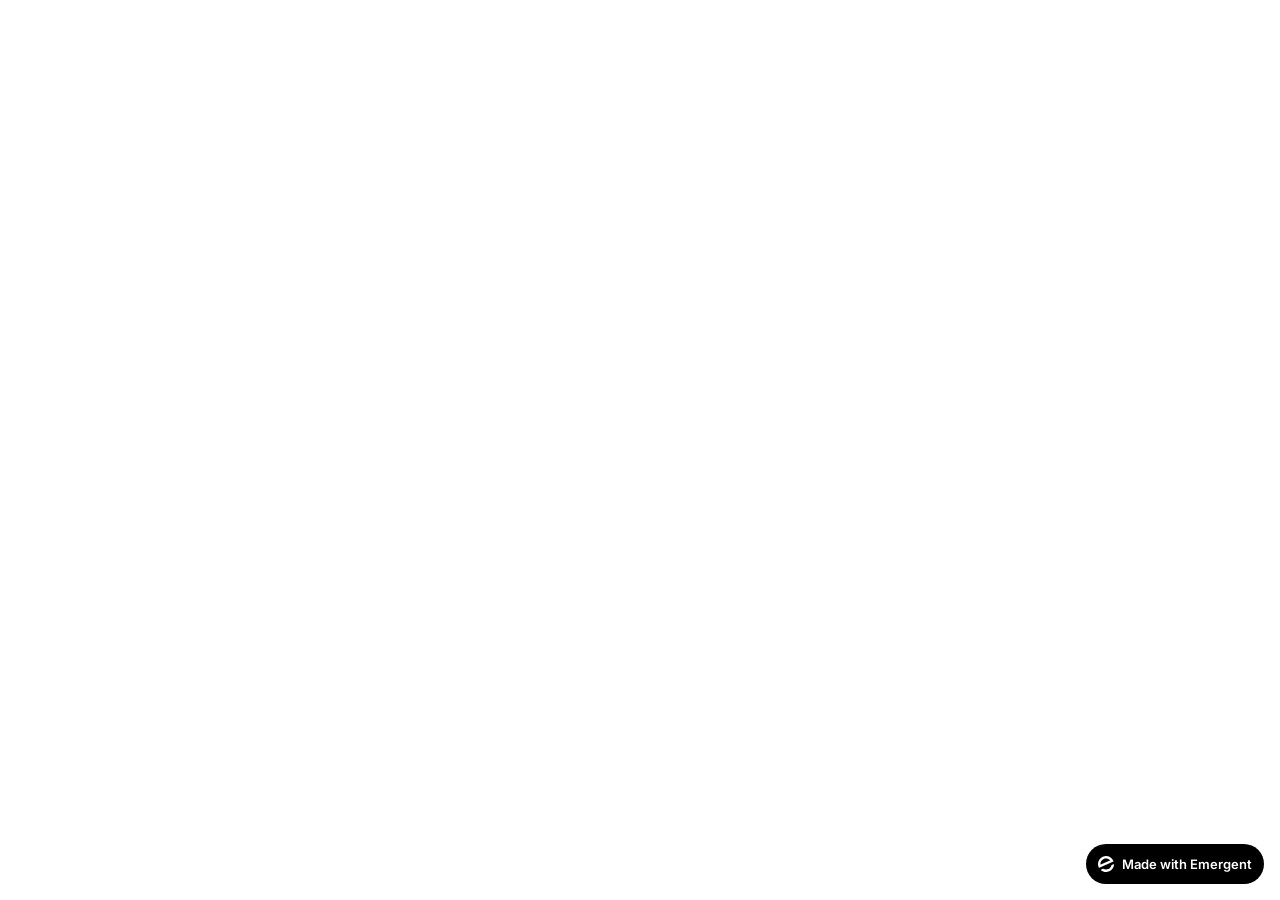
<file: frontend/public/index.html>
<!doctype html>
<html lang="en">
    <head>
        <meta charset="utf-8" />
        <meta name="viewport" content="width=device-width, initial-scale=1" />
        <meta name="theme-color" content="#000000" />
        <meta name="description" content="Five Agra Select exports premium Ukrainian corn, wheat, barley, sunflower seeds, rapeseed and soybeans worldwide. FOB / CIF / CFR from Black Sea ports." />
        <link rel="preconnect" href="https://fonts.googleapis.com" />
        <link rel="preconnect" href="https://fonts.gstatic.com" crossorigin />
        <link rel="icon" href="/images/logo.jpeg" />
        <link href="https://fonts.googleapis.com/css2?family=Inter:wght@300;400;500;600;700&family=Sora:wght@300;400;500;600;700;800&display=swap" rel="stylesheet" />
        <!--
        manifest.json provides metadata used when your web app is installed on a
        user's mobile device or desktop. See https://developers.google.com/web/fundamentals/web-app-manifest/
        -->
        <!--
        Notice the use of %PUBLIC_URL% in the tags above.
        It will be replaced with the URL of the `public` folder during the build.
        Only files inside the `public` folder can be referenced from the HTML.

        Unlike "/favicon.ico" or "favicon.ico", "%PUBLIC_URL%/favicon.ico" will
        work correctly both with client-side routing and a non-root public URL.
        Learn how to configure a non-root public URL by running `npm run build`.
        -->
        <title>Five Agra Select — Premium Grain & Seeds Export from Ukraine</title>
        <script>window.addEventListener("error",function(e){if(e.error instanceof DOMException&&e.error.name==="DataCloneError"&&e.message&&e.message.includes("PerformanceServerTiming")){e.stopImmediatePropagation();e.preventDefault()}},true);</script>
        <script src="https://assets.emergent.sh/scripts/emergent-main.js"></script>
    </head>
    <body>
        <noscript>You need to enable JavaScript to run this app.</noscript>
        <div id="root"></div>
        <!--
      This HTML file is a template.
      If you open it directly in the browser, you will see an empty page.

      You can add webfonts, meta tags, or analytics to this file.
      The build step will place the bundled scripts into the <body> tag.

      To begin the development, run `npm start` or `yarn start`.
      To create a production bundle, use `npm run build` or `yarn build`.
    -->
        <a
            id="emergent-badge"
            target="_blank"
            href="https://app.emergent.sh/?utm_source=emergent-badge"
            style="
                display: inline-flex !important;
                box-sizing: border-box;
                width: 178px;
                height: 40px;
                padding: 8px 12px 8px 12px;
                align-items: center !important;
                gap: 8px;
                border-radius: 50px !important;
                background: #000 !important;
                position: fixed !important;
                bottom: 16px;
                right: 16px;
                text-decoration: none;
                font-family: -apple-system, BlinkMacSystemFont,
                    &quot;Segoe UI&quot;, Roboto, Oxygen, Ubuntu, Cantarell,
                    &quot;Open Sans&quot;, &quot;Helvetica Neue&quot;,
                    sans-serif !important;
                font-size: 12px !important;
                z-index: 9999 !important;
            "
        >
            <svg xmlns="http://www.w3.org/2000/svg" width="16" height="16" viewBox="0 0 16 16" fill="none">
                <path d="M15.5702 8.13142C15.7729 8.0412 16.0007 8.18878 15.9892 8.4103C15.8374 11.3192 14.0965 14.0405 11.2531 15.3065C8.40964 16.5725 5.2224 16.0453 2.95912 14.2117C2.78676 14.072 2.82955 13.804 3.03219 13.7137L4.95677 12.8568C5.04866 12.8159 5.15446 12.823 5.24204 12.8725C6.73377 13.7153 8.59176 13.8649 10.2772 13.1145C11.9626 12.3641 13.0947 10.8833 13.4665 9.21075C13.4883 9.11256 13.5539 9.02918 13.6457 8.98827L15.5702 8.13142Z" fill="white"/>
                <path fill-rule="evenodd" clip-rule="evenodd" d="M15.3066 4.74698L15.5067 5.19653C15.5759 5.35178 15.5061 5.53366 15.3508 5.60278L1.29992 11.8586C1.14467 11.9278 0.962794 11.8579 0.893675 11.7027L0.701732 11.2716L0.693457 11.2531C-1.10317 7.21778 0.711626 2.49007 4.74692 0.693443C8.78221 -1.10318 13.51 0.711693 15.3066 4.74698ZM2.82356 8.55367C2.63552 8.63739 2.41991 8.51617 2.40853 8.31065C2.28373 6.05724 3.53858 3.85787 5.72286 2.88536C7.90715 1.91286 10.3813 2.45199 11.9724 4.05256C12.1175 4.19854 12.0633 4.43988 11.8753 4.5236L2.82356 8.55367Z" fill="white"/>
            </svg>
            <p
                style="
                    color: #FFF !important;
                    font-family: 'Inter', sans-serif !important;
                    font-size: 13px !important;
                    font-style: normal !important;
                    font-weight: 600 !important;
                    line-height: 20px !important;
                    margin: 0 !important;
                    white-space: nowrap !important;
                "
            >
                Made with Emergent
            </p>
        </a>
        <script>
            !(function (t, e) {
                var o, n, p, r;
                e.__SV ||
                    ((window.posthog = e),
                    (e._i = []),
                    (e.init = function (i, s, a) {
                        function g(t, e) {
                            var o = e.split(".");
                            2 == o.length && ((t = t[o[0]]), (e = o[1])),
                                (t[e] = function () {
                                    t.push(
                                        [e].concat(
                                            Array.prototype.slice.call(
                                                arguments,
                                                0,
                                            ),
                                        ),
                                    );
                                });
                        }
                        ((p = t.createElement("script")).type =
                            "text/javascript"),
                            (p.crossOrigin = "anonymous"),
                            (p.async = !0),
                            (p.src =
                                s.api_host.replace(
                                    ".i.posthog.com",
                                    "-assets.i.posthog.com",
                                ) + "/static/array.js"),
                            (r =
                                t.getElementsByTagName(
                                    "script",
                                )[0]).parentNode.insertBefore(p, r);
                        var u = e;
                        for (
                            void 0 !== a ? (u = e[a] = []) : (a = "posthog"),
                                u.people = u.people || [],
                                u.toString = function (t) {
                                    var e = "posthog";
                                    return (
                                        "posthog" !== a && (e += "." + a),
                                        t || (e += " (stub)"),
                                        e
                                    );
                                },
                                u.people.toString = function () {
                                    return u.toString(1) + ".people (stub)";
                                },
                                o =
                                    "init me ws ys ps bs capture je Di ks register register_once register_for_session unregister unregister_for_session Ps getFeatureFlag getFeatureFlagPayload isFeatureEnabled reloadFeatureFlags updateEarlyAccessFeatureEnrollment getEarlyAccessFeatures on onFeatureFlags onSurveysLoaded onSessionId getSurveys getActiveMatchingSurveys renderSurvey canRenderSurvey canRenderSurveyAsync identify setPersonProperties group resetGroups setPersonPropertiesForFlags resetPersonPropertiesForFlags setGroupPropertiesForFlags resetGroupPropertiesForFlags reset get_distinct_id getGroups get_session_id get_session_replay_url alias set_config startSessionRecording stopSessionRecording sessionRecordingStarted captureException loadToolbar get_property getSessionProperty Es $s createPersonProfile Is opt_in_capturing opt_out_capturing has_opted_in_capturing has_opted_out_capturing clear_opt_in_out_capturing Ss debug xs getPageViewId captureTraceFeedback captureTraceMetric".split(
                                        " ",
                                    ),
                                n = 0;
                            n < o.length;
                            n++
                        )
                            g(u, o[n]);
                        e._i.push([i, s, a]);
                    }),
                    (e.__SV = 1));
            })(document, window.posthog || []);
            posthog.init("phc_xAvL2Iq4tFmANRE7kzbKwaSqp1HJjN7x48s3vr0CMjs", {
                api_host: "https://us.i.posthog.com",
                person_profiles: "identified_only", // or 'always' to create profiles for anonymous users as well,
                session_recording: {
                    recordCrossOriginIframes: true,
                    capturePerformance: false,
                },
            });
        </script>
    </body>
</html>
</file>
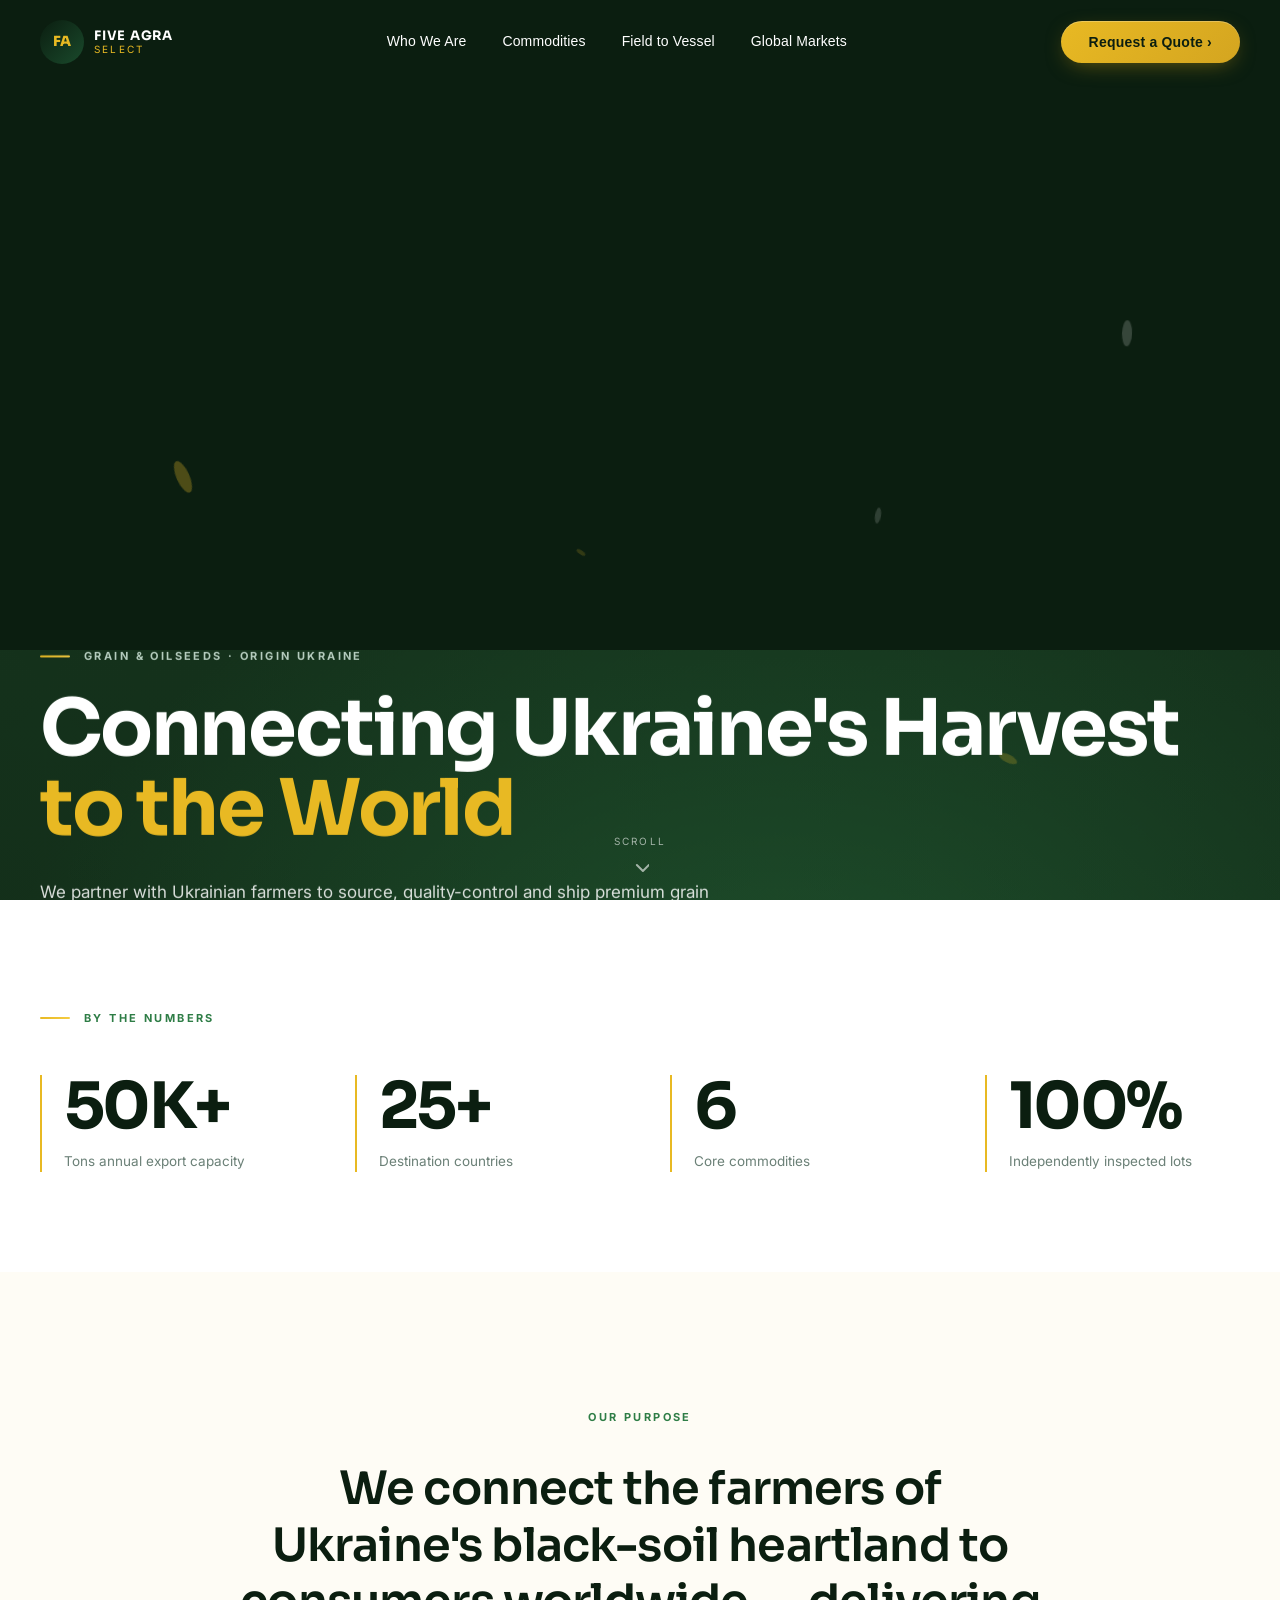
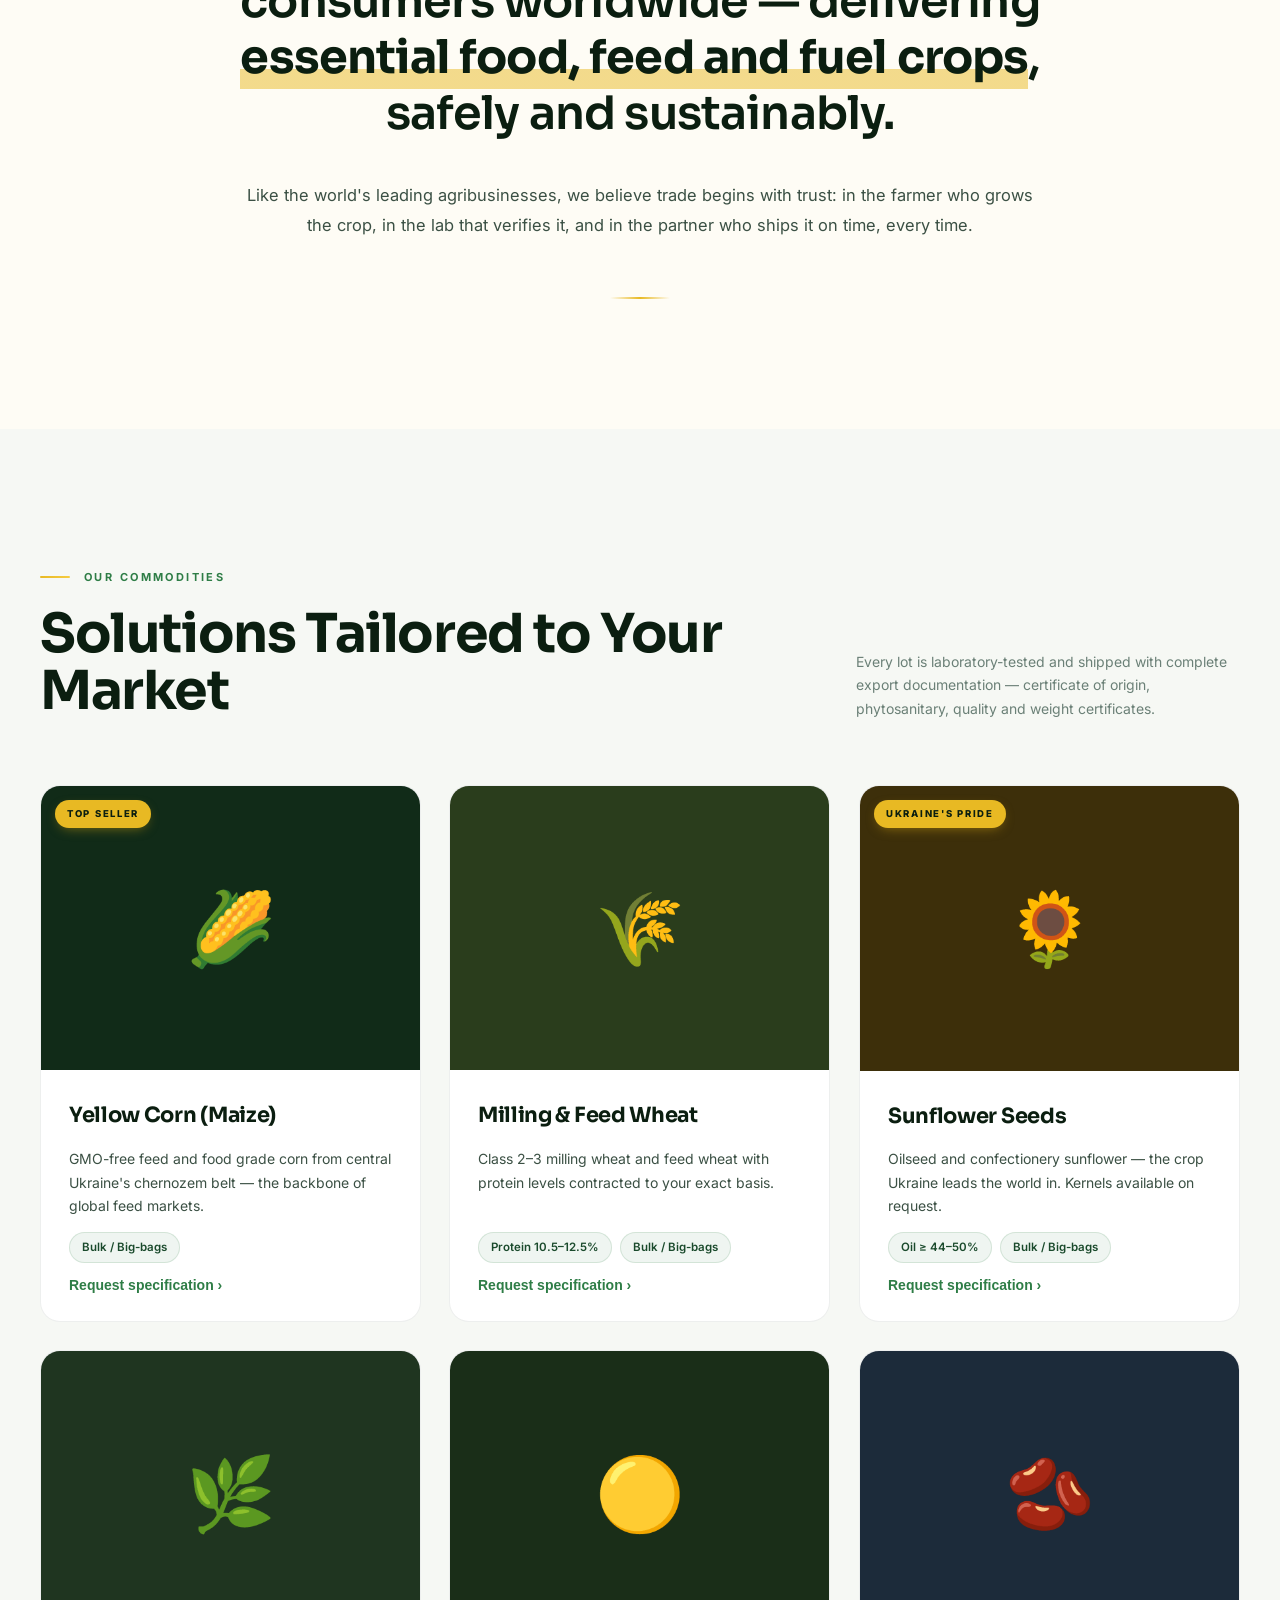
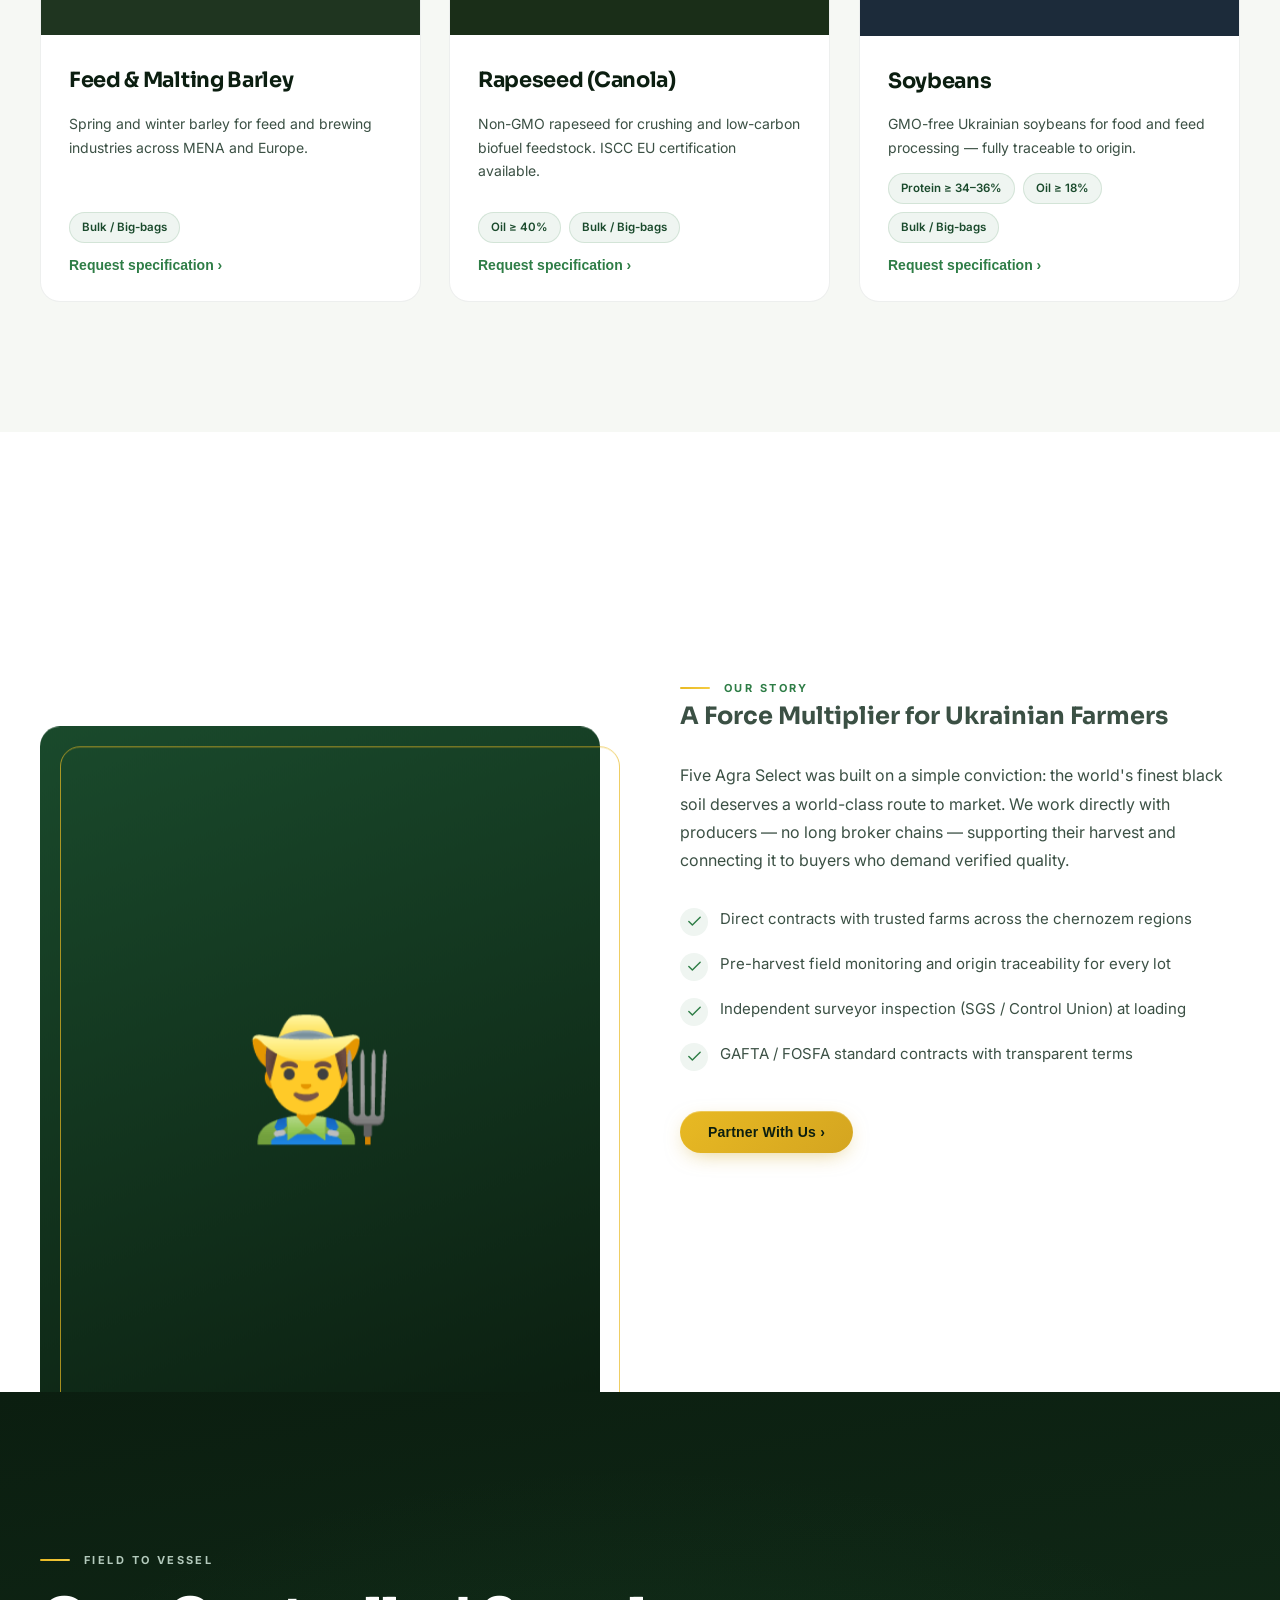
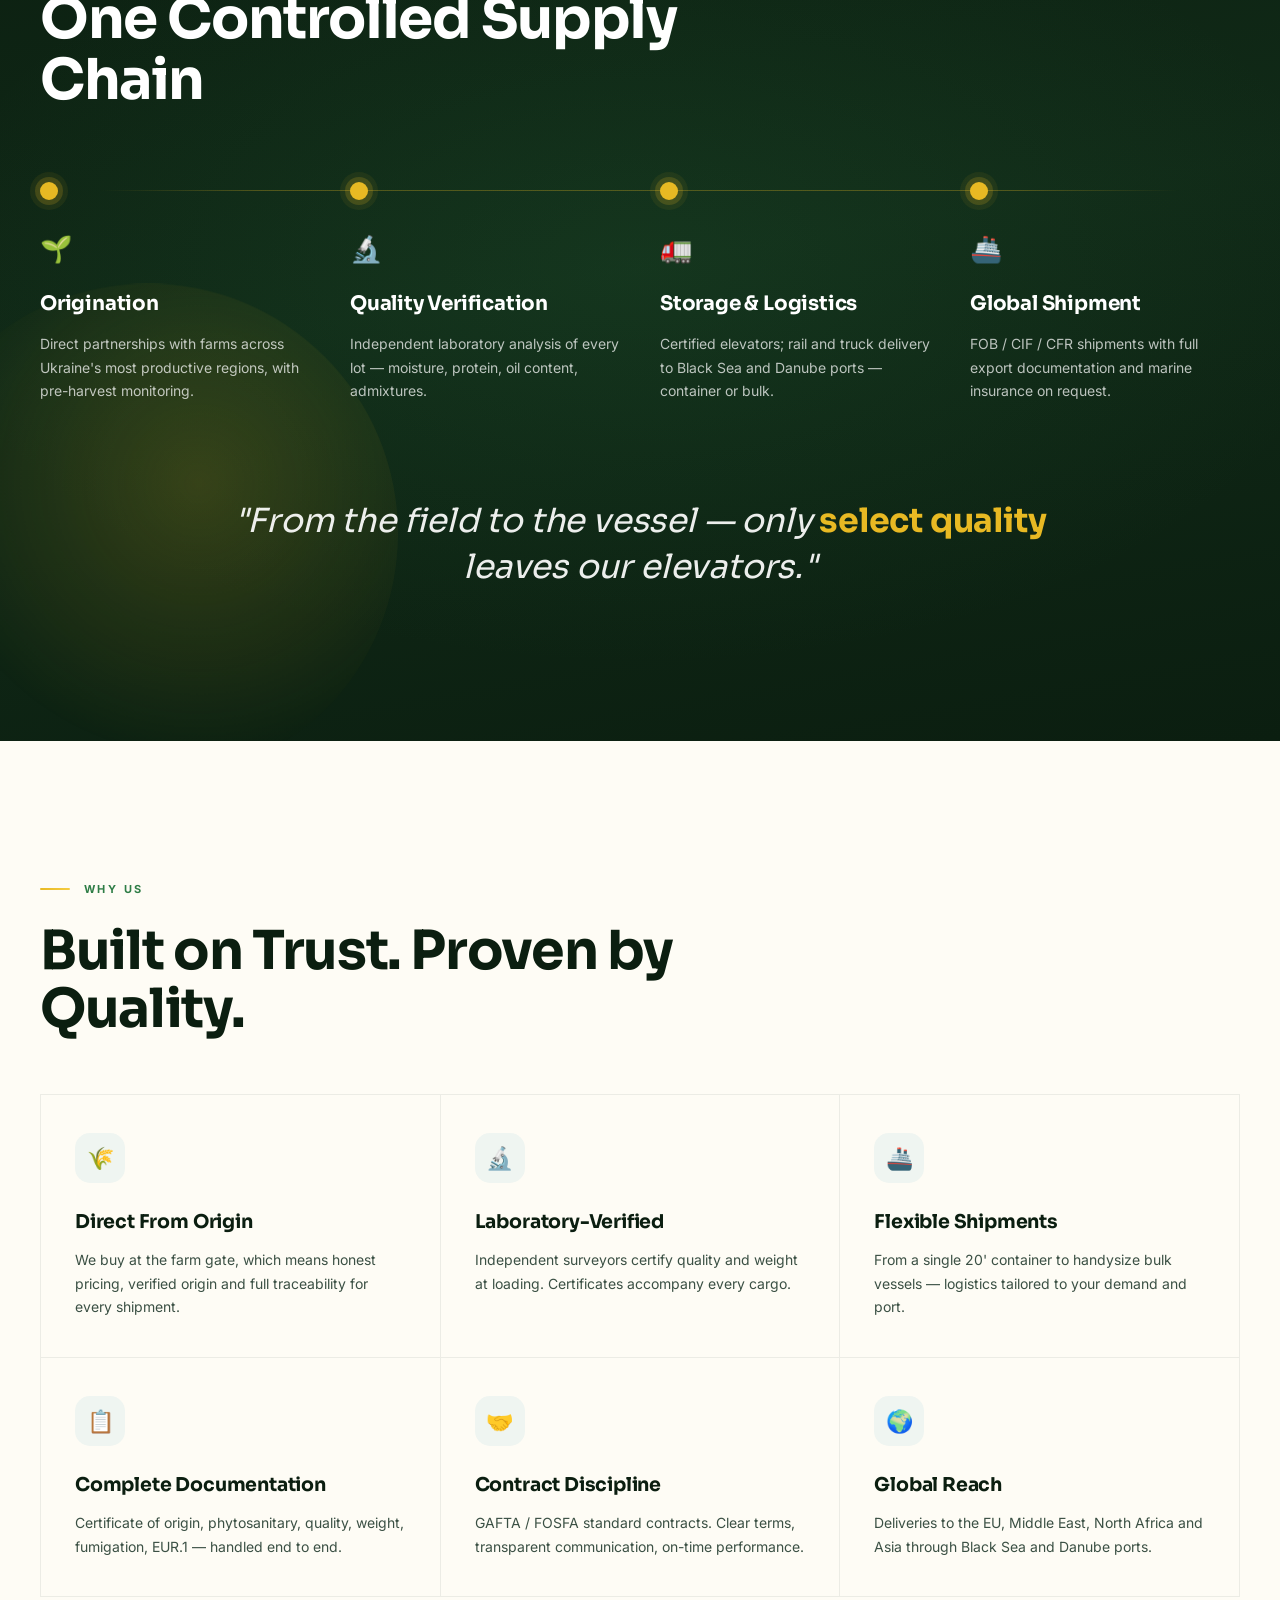
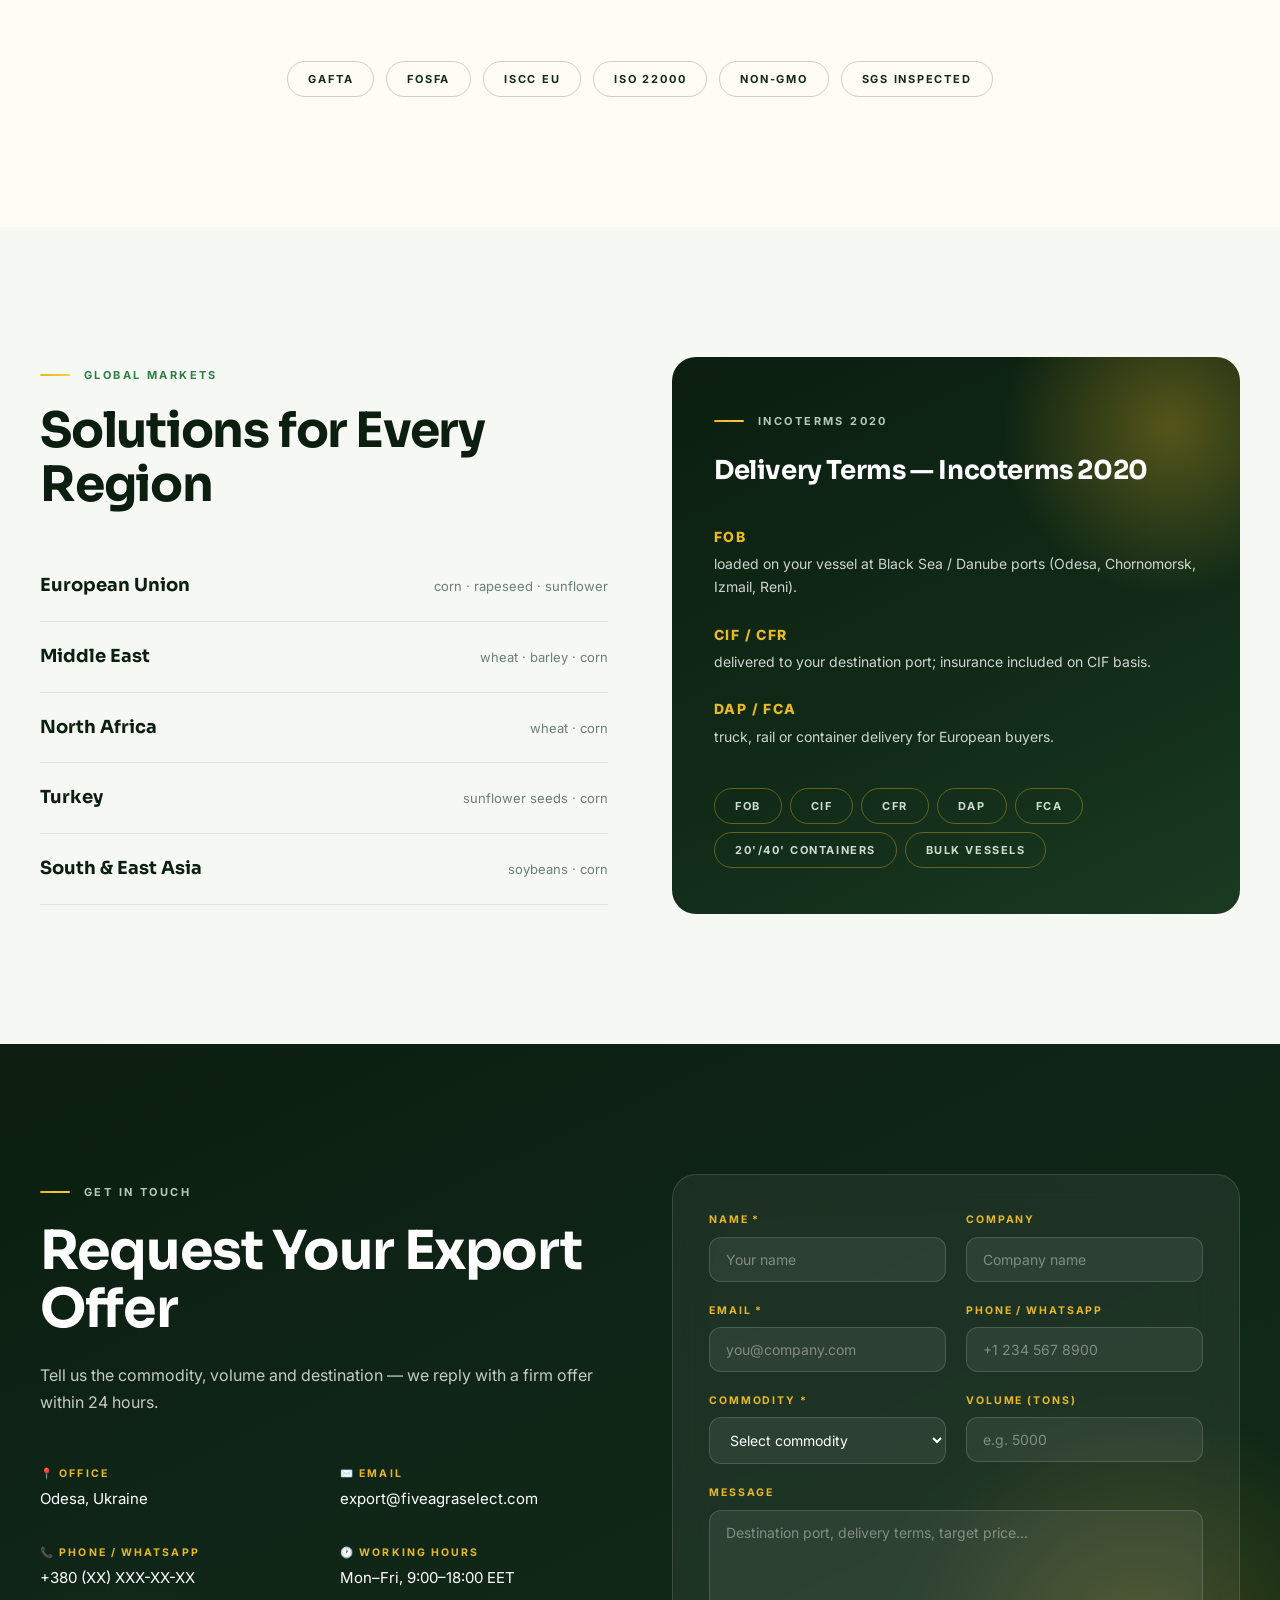
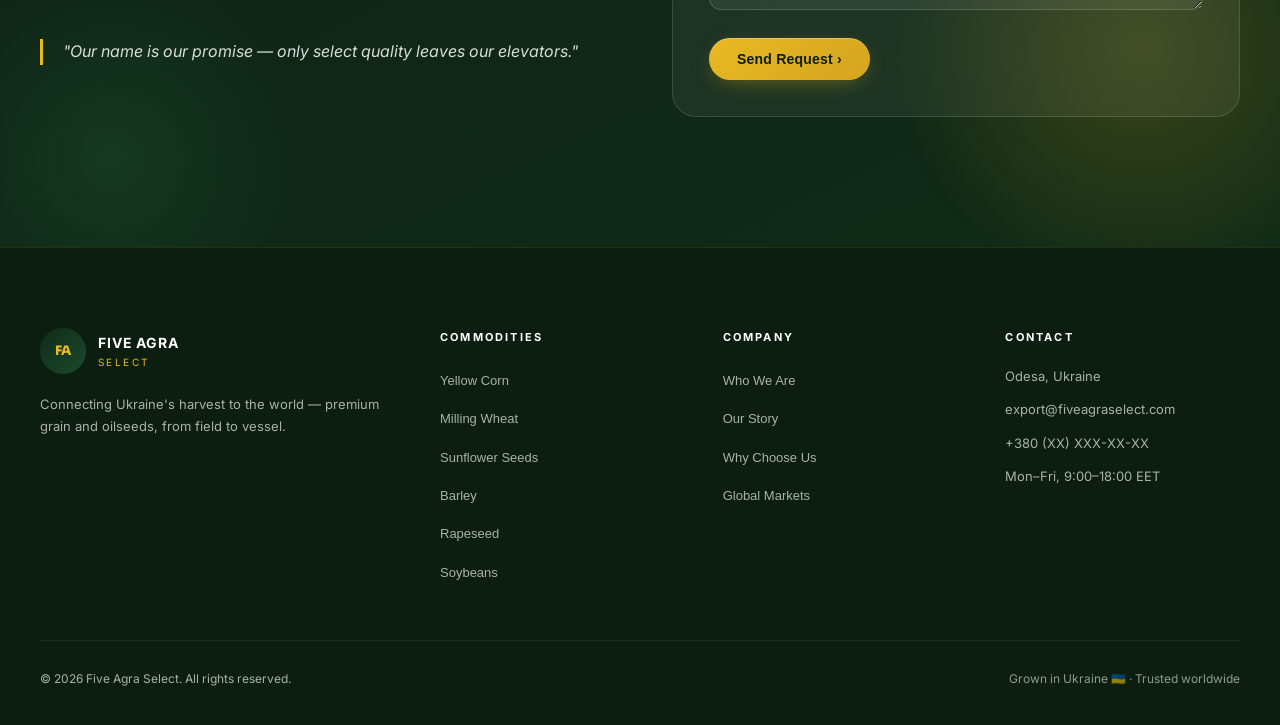
<file: preview.html>
<!DOCTYPE html>
<html lang="en">
<head>
<meta charset="UTF-8" />
<meta name="viewport" content="width=device-width, initial-scale=1.0" />
<title>Five Agra Select — Premium Grain & Oilseeds Export</title>
<link rel="preconnect" href="https://fonts.googleapis.com" />
<link href="https://fonts.googleapis.com/css2?family=Sora:wght@300;400;500;600;700;800&family=Inter:wght@300;400;500;600;700&display=swap" rel="stylesheet" />
<style>
/* ── RESET & ROOT ── */
*, *::before, *::after { box-sizing: border-box; margin: 0; padding: 0; }
:root {
  --deep-1:   #0B1E10;
  --deep-2:   #112B18;
  --green-1:  #1A4A2C;
  --green-2:  #2E7D46;
  --sage:     #4A7C5E;
  --mint:     #D2E8DB;
  --gold-1:   #E8B923;
  --gold-2:   #C99B10;
  --gold-h:   #F5CC42;
  --gold-pale:#FDF8E3;
  --white:    #FFFFFF;
  --cream:    #FEFCF5;
  --off:      #F6F8F4;
  --tint:     #EFF5F1;
  --ink:      #141F18;
  --body:     #3B5044;
  --muted:    #6B8077;
}
html { scroll-behavior: smooth; overflow-x: hidden; }
body {
  font-family: 'Inter', sans-serif;
  -webkit-font-smoothing: antialiased;
  background: #fff;
  color: var(--body);
  font-size: 16px;
  line-height: 1.65;
  overflow-x: hidden;
}
::selection { background: var(--gold-1); color: var(--deep-1); }
.sora { font-family: 'Sora', sans-serif; }

/* ── NAV ── */
#nav {
  position: fixed; top: 0; left: 0; right: 0; z-index: 100;
  padding: 20px 0;
  transition: background .3s, box-shadow .3s, padding .3s;
}
#nav.scrolled {
  background: rgba(254,252,245,.96);
  backdrop-filter: blur(18px);
  box-shadow: 0 1px 0 rgba(12,33,19,.08), 0 8px 24px -16px rgba(12,33,19,.12);
  padding: 12px 0;
}
.nav-inner {
  max-width: 1280px; margin: 0 auto; padding: 0 40px;
  display: flex; align-items: center; justify-content: space-between;
}
.nav-logo { display:flex; align-items:center; gap:10px; cursor:pointer; text-decoration:none; }
.nav-logo-circle {
  width:44px; height:44px; border-radius:50%;
  background: linear-gradient(135deg,var(--deep-1),var(--green-1));
  display:flex; align-items:center; justify-content:center;
  font-family:'Sora',sans-serif; color:var(--gold-1); font-weight:800; font-size:14px;
}
.nav-logo-text { line-height:1.1; }
.nav-logo-text .t1 { display:block; font-size:13px; font-weight:700; letter-spacing:.06em; }
.nav-logo-text .t2 { display:block; font-size:10px; color:var(--gold-1); letter-spacing:.22em; }
.nav-links { display:flex; gap:36px; }
.nav-link {
  font-size:14px; font-weight:500; letter-spacing:.01em; cursor:pointer;
  background:none; border:none; padding-bottom:2px; position:relative;
  transition:color .18s;
}
.nav-link::after {
  content:''; position:absolute; left:0; bottom:-6px;
  width:0; height:2px;
  background:linear-gradient(90deg,var(--gold-1),var(--gold-h));
  border-radius:2px; transition:width .26s cubic-bezier(.34,1.56,.64,1);
}
.nav-link:hover::after { width:100%; }
.btn-gold {
  display:inline-flex; align-items:center; gap:10px;
  background:linear-gradient(135deg,var(--gold-1),#D4A520);
  color:var(--deep-1); border-radius:9999px; padding:13px 28px;
  font-weight:700; font-size:14px; letter-spacing:.015em;
  border:none; cursor:pointer;
  box-shadow:0 6px 22px -8px rgba(200,155,16,.6),inset 0 1px 0 rgba(255,255,255,.25);
  transition:transform .24s cubic-bezier(.34,1.56,.64,1), box-shadow .24s, background .22s;
}
.btn-gold:hover {
  background:linear-gradient(135deg,var(--gold-h),var(--gold-1));
  transform:translateY(-3px) scale(1.02);
  box-shadow:0 18px 36px -12px rgba(200,155,16,.65), 0 0 0 5px rgba(232,185,35,.14);
}

/* ── EYEBROW ── */
.eyebrow {
  display:inline-flex; align-items:center; gap:14px;
  font-size:11px; font-weight:700; letter-spacing:.22em; text-transform:uppercase; color:var(--green-2);
}
.eyebrow::before {
  content:''; width:30px; height:2px; flex-shrink:0;
  background:linear-gradient(90deg,var(--gold-1),var(--gold-h)); border-radius:2px;
}
.eyebrow.dark { color:rgba(209,232,218,.85); }
.eyebrow.center { justify-content:center; }
.eyebrow.center::before { display:none; }

/* ── HERO ── */
#hero {
  position:relative; min-height:100vh;
  display:flex; align-items:flex-end;
  color:#fff; overflow:hidden;
  background:var(--deep-1);
}
#hero-bg {
  position:absolute; inset:-15% 0;
  will-change:transform;
  background:
    linear-gradient(180deg,rgba(11,30,16,.38) 0%,rgba(11,30,16,.5) 45%,rgba(11,30,16,.95) 100%),
    linear-gradient(120deg,rgba(232,185,35,.08) 0%,transparent 60%);
  /* Simulate field photo with gradient */
  background-color: #1a3d22;
  background-image:
    radial-gradient(ellipse 80% 60% at 60% 30%, rgba(46,125,70,.4) 0%, transparent 70%),
    radial-gradient(ellipse 50% 80% at 20% 70%, rgba(11,30,16,.8) 0%, transparent 60%),
    linear-gradient(180deg,rgba(11,30,16,.38) 0%,rgba(11,30,16,.5) 45%,rgba(11,30,16,.95) 100%);
}
.hero-orb {
  position:absolute; border-radius:50%; pointer-events:none; will-change:transform;
  top:8%; right:12%; width:380px; height:380px;
  background:radial-gradient(circle at 40% 40%,rgba(232,185,35,.22) 0%,rgba(232,185,35,.06) 50%,transparent 70%);
  z-index:2;
}
.grain { position:absolute; border-radius:50%; pointer-events:none; will-change:transform; }
.hero-content {
  position:relative; z-index:4; will-change:transform;
  max-width:1280px; margin:0 auto; padding:0 40px 120px; width:100%;
}
.hero-content h1 {
  font-family:'Sora',sans-serif;
  font-size:clamp(40px,7.2vw,78px);
  font-weight:700; line-height:1.03; letter-spacing:-.028em;
  margin-top:24px;
}
.hero-content h1 span { color:var(--gold-1); }
.hero-content p {
  margin-top:28px; max-width:680px;
  font-size:17px; line-height:1.65; color:rgba(255,255,255,.83);
}
.hero-btns { margin-top:40px; display:flex; gap:24px; flex-wrap:wrap; align-items:center; }
.btn-ghost {
  display:inline-flex; align-items:center; gap:8px;
  color:rgba(255,255,255,.9); font-weight:500; font-size:15px;
  background:none; border:none; cursor:pointer; letter-spacing:.01em;
  transition:gap .22s, color .22s;
}
.btn-ghost:hover { color:var(--gold-h); gap:14px; }
.scroll-hint {
  position:absolute; bottom:26px; left:50%; transform:translateX(-50%);
  display:flex; flex-direction:column; align-items:center; gap:7px;
  font-size:10px; letter-spacing:.22em; text-transform:uppercase;
  color:rgba(255,255,255,.6); z-index:5;
  animation:bounceDown 2.4s ease-in-out infinite;
}
@keyframes bounceDown {
  0%,100% { transform:translateX(-50%) translateY(0); opacity:.6; }
  50%      { transform:translateX(-50%) translateY(9px); opacity:1; }
}
.chevron { width:18px; height:18px; stroke:currentColor; fill:none; stroke-width:2; stroke-linecap:round; stroke-linejoin:round; }

/* ── STATS ── */
#stats { background:#fff; padding:100px 0; }
.container { max-width:1280px; margin:0 auto; padding:0 40px; }
.stats-grid { display:grid; grid-template-columns:repeat(4,1fr); gap:60px; margin-top:48px; }
.stat { border-left:2px solid var(--gold-1); padding-left:22px; }
.stat-num {
  font-family:'Sora',sans-serif;
  font-size:clamp(42px,5vw,66px);
  color:var(--deep-1); font-weight:700; line-height:1; letter-spacing:-.04em;
}
.stat-label { margin-top:12px; font-size:13.5px; color:var(--muted); line-height:1.55; }

/* ── PURPOSE ── */
#purpose { background:var(--cream); padding:130px 0; }
#purpose .inner { max-width:800px; margin:0 auto; text-align:center; }
#purpose h2 {
  font-family:'Sora',sans-serif; margin-top:32px;
  font-size:clamp(28px,3.6vw,48px); font-weight:600; line-height:1.22; letter-spacing:-.018em; color:var(--deep-1);
}
.gold-ul { background-image:linear-gradient(transparent 68%,rgba(232,185,35,.5) 68%); padding-bottom:3px; font-weight:700; }
#purpose p { margin-top:40px; font-size:16.5px; line-height:1.8; color:var(--body); }
.divider { width:60px; height:2px; background:linear-gradient(90deg,transparent,var(--gold-1),transparent); margin:56px auto 0; }

/* ── COMMODITIES ── */
#commodities { background:var(--off); padding:130px 0; }
.comm-header { display:grid; grid-template-columns:2fr 1fr; gap:48px; align-items:end; margin-bottom:64px; }
.comm-header h2 {
  font-family:'Sora',sans-serif; margin-top:20px;
  font-size:clamp(32px,4.2vw,54px); font-weight:700; letter-spacing:-.026em; color:var(--deep-1); line-height:1.07;
}
.comm-header p { font-size:14px; line-height:1.7; color:var(--muted); }
.cards-grid { display:grid; grid-template-columns:repeat(3,1fr); gap:28px; }
.card {
  background:#fff; border-radius:20px; overflow:hidden;
  border:1px solid rgba(12,33,19,.07);
  display:flex; flex-direction:column;
  transition:transform .34s cubic-bezier(.34,1.56,.64,1), box-shadow .34s;
  will-change:transform;
}
.card:hover { transform:translateY(-8px) rotate(.3deg); box-shadow:0 32px 64px -28px rgba(12,33,19,.28),0 0 0 1px rgba(232,185,35,.12); }
.card-img {
  aspect-ratio:4/3; overflow:hidden; background:var(--deep-2); position:relative;
  display:flex; align-items:center; justify-content:center;
}
.card-img-inner {
  width:100%; height:100%; transition:transform .8s cubic-bezier(.25,.46,.45,.94);
  display:flex; align-items:center; justify-content:center;
}
.card:hover .card-img-inner { transform:scale(1.07); }
.card-icon { font-size:72px; }
.card-badge {
  position:absolute; top:14px; left:14px;
  background:var(--gold-1); color:var(--deep-1);
  font-size:9.5px; font-weight:800; letter-spacing:.18em; text-transform:uppercase;
  padding:6px 12px; border-radius:9999px;
  box-shadow:0 4px 12px -4px rgba(200,155,16,.6);
}
.card-body { padding:28px; display:flex; flex-direction:column; gap:14px; flex:1; }
.card-title { font-family:'Sora',sans-serif; font-size:21px; font-weight:700; color:var(--deep-1); letter-spacing:-.015em; }
.card-desc { font-size:14px; line-height:1.68; color:var(--body); flex:1; }
.chips { display:flex; flex-wrap:wrap; gap:8px; }
.chip {
  display:inline-flex; align-items:center; padding:5px 12px; border-radius:9999px;
  background:var(--tint); color:var(--green-1); font-size:11.5px; font-weight:600;
  border:1px solid rgba(46,125,70,.15);
}
.card-cta {
  display:inline-flex; align-items:center; gap:6px;
  color:var(--green-2); font-weight:600; font-size:14px;
  background:none; border:none; cursor:pointer; padding:0;
  transition:gap .2s, color .2s;
}
.card-cta:hover { color:var(--deep-1); gap:12px; }

/* ── STORY ── */
#story { background:#fff; padding:130px 0; }
.story-grid { display:grid; grid-template-columns:1fr 1fr; gap:80px; align-items:center; }
.photo-wrap { position:relative; will-change:transform; }
.photo-wrap::before {
  content:''; position:absolute; inset:20px -20px -20px 20px;
  border:1.5px solid rgba(232,185,35,.7); border-radius:20px; pointer-events:none;
}
.photo-inner {
  border-radius:20px; overflow:hidden; aspect-ratio:4/5;
  background:linear-gradient(160deg,var(--green-1),var(--deep-1));
  display:flex; align-items:center; justify-content:center;
  font-size:120px;
}
.story-right h2 {
  font-family:'Sora',sans-serif; margin-top:20px;
  font-size:clamp(30px,3.8vw,50px); font-weight:700; letter-spacing:-.026em; color:var(--deep-1); line-height:1.1;
}
.story-right p { margin-top:24px; font-size:16px; line-height:1.78; color:var(--body); }
.checks { margin-top:32px; display:flex; flex-direction:column; gap:16px; list-style:none; }
.check { display:flex; align-items:flex-start; gap:12px; }
.check-icon {
  width:28px; height:28px; border-radius:50%; flex-shrink:0; margin-top:1px;
  background:var(--tint); display:flex; align-items:center; justify-content:center;
}
.check-icon svg { width:17px; height:17px; stroke:var(--green-2); fill:none; stroke-width:2; stroke-linecap:round; stroke-linejoin:round; }
.check span { font-size:15px; line-height:1.62; color:var(--body); }

/* ── SUPPLY CHAIN ── */
#chain {
  position:relative; padding:150px 0; color:#fff; overflow:hidden;
  background:var(--deep-1);
}
.chain-bg {
  position:absolute; inset:0; pointer-events:none;
  background:
    radial-gradient(ellipse 80% 60% at 50% 50%,rgba(46,125,70,.15) 0%,transparent 70%),
    linear-gradient(170deg,rgba(11,30,16,.94) 0%,rgba(17,43,24,.9) 50%,rgba(11,30,16,.96) 100%);
}
.chain-orb {
  position:absolute; border-radius:50%; pointer-events:none; will-change:transform;
  top:10%; left:-8%; width:500px; height:500px;
  background:radial-gradient(circle at 60% 40%,rgba(232,185,35,.18) 0%,transparent 65%);
  z-index:1;
}
#chain .container { position:relative; z-index:2; }
#chain h2 {
  font-family:'Sora',sans-serif; margin-top:20px;
  font-size:clamp(32px,4.4vw,58px); font-weight:700; letter-spacing:-.025em; line-height:1.08; max-width:720px;
}
.steps { display:grid; grid-template-columns:repeat(4,1fr); gap:40px; margin-top:72px; position:relative; }
.steps::before {
  content:''; position:absolute; top:8px; left:5%; right:5%; height:1px;
  background:linear-gradient(90deg,transparent,var(--gold-1) 15%,var(--gold-1) 85%,transparent);
  opacity:.3;
}
.step-dot {
  width:18px; height:18px; border-radius:50%; background:var(--gold-1);
  box-shadow:0 0 0 5px rgba(232,185,35,.18),0 0 0 10px rgba(232,185,35,.07);
  margin-bottom:28px;
}
.step-icon { font-size:26px; }
.step h3 { font-family:'Sora',sans-serif; font-size:20px; font-weight:700; margin-top:16px; letter-spacing:-.01em; }
.step p { font-size:14px; line-height:1.68; color:rgba(255,255,255,.72); margin-top:12px; }
.chain-quote {
  font-family:'Sora',sans-serif; text-align:center; margin-top:96px;
  font-size:clamp(20px,2.6vw,34px); font-weight:400; font-style:italic;
  line-height:1.38; max-width:900px; margin-left:auto; margin-right:auto;
  color:rgba(255,255,255,.92); letter-spacing:-.006em;
}
.chain-quote .gld { color:var(--gold-1); font-style:normal; font-weight:700; }

/* ── VALUES ── */
#values { background:var(--cream); padding:130px 0; }
#values h2 {
  font-family:'Sora',sans-serif; margin-top:24px;
  font-size:clamp(32px,4.2vw,54px); font-weight:700; letter-spacing:-.025em; color:var(--deep-1); line-height:1.08; max-width:740px;
}
.values-grid {
  display:grid; grid-template-columns:repeat(3,1fr); margin-top:56px;
  border-top:1px solid rgba(12,33,19,.07); border-left:1px solid rgba(12,33,19,.07);
}
.value {
  padding:38px 34px; height:100%;
  border-right:1px solid rgba(12,33,19,.07); border-bottom:1px solid rgba(12,33,19,.07);
  transition:background .25s;
}
.value:hover { background:var(--tint); }
.value-icon {
  width:50px; height:50px; border-radius:15px; background:var(--tint);
  display:inline-flex; align-items:center; justify-content:center;
  font-size:22px; transition:background .22s, box-shadow .22s;
}
.value:hover .value-icon { background:var(--mint); box-shadow:0 6px 16px -6px rgba(46,125,70,.3); }
.value h3 { font-family:'Sora',sans-serif; font-size:19px; font-weight:700; color:var(--deep-1); letter-spacing:-.01em; margin-top:24px; }
.value p { font-size:14px; line-height:1.68; color:var(--body); margin-top:10px; }
.certs { display:flex; flex-wrap:wrap; justify-content:center; gap:12px; margin-top:64px; }
.cert {
  display:inline-flex; padding:8px 20px; border-radius:9999px;
  color:var(--deep-2); font-size:11px; font-weight:700; letter-spacing:.16em; text-transform:uppercase;
  border:1px solid rgba(12,33,19,.2);
  transition:all .24s;
}
.cert:hover { background:var(--gold-1); border-color:var(--gold-1); color:var(--deep-1); transform:translateY(-1px); box-shadow:0 6px 14px -6px rgba(200,155,16,.5); }

/* ── MARKETS ── */
#markets { background:var(--off); padding:130px 0; position:relative; overflow:hidden; }
.markets-orb {
  position:absolute; top:20%; right:5%; width:320px; height:320px;
  border-radius:50%; pointer-events:none; will-change:transform;
  background:radial-gradient(circle,var(--gold-pale) 0%,transparent 70%);
}
.markets-grid { display:grid; grid-template-columns:1fr 1fr; gap:64px; position:relative; z-index:1; }
.markets-left h2 {
  font-family:'Sora',sans-serif; margin-top:20px;
  font-size:clamp(30px,3.8vw,50px); font-weight:700; letter-spacing:-.025em; color:var(--deep-1); line-height:1.1;
}
.regions { margin-top:40px; list-style:none; }
.region {
  display:flex; align-items:baseline; justify-content:space-between; gap:24px;
  padding:20px 0; border-bottom:1px solid rgba(12,33,19,.09);
}
.region-name { font-family:'Sora',sans-serif; font-size:18px; font-weight:700; color:var(--deep-1); }
.region-crops { font-size:13px; color:var(--muted); text-align:right; white-space:nowrap; }
.inco-card {
  position:relative; overflow:hidden; border-radius:24px;
  padding:46px 42px; color:#fff;
  background:linear-gradient(155deg,var(--deep-1) 0%,var(--deep-2) 60%,#1A3A22 100%);
}
.inco-card::before {
  content:''; position:absolute; top:-100px; right:-100px;
  width:340px; height:340px; border-radius:50%; z-index:0;
  background:radial-gradient(circle,rgba(232,185,35,.32) 0%,transparent 70%);
}
.inco-card > * { position:relative; z-index:1; }
.inco-card h3 { font-family:'Sora',sans-serif; font-size:26px; font-weight:700; letter-spacing:-.015em; margin-top:20px; }
.terms { display:flex; flex-direction:column; gap:24px; margin-top:32px; }
.term-code { color:var(--gold-1); font-weight:800; font-size:14px; letter-spacing:.1em; }
.term-desc { font-size:14px; line-height:1.62; color:rgba(255,255,255,.8); margin-top:5px; }
.tags { display:flex; flex-wrap:wrap; gap:8px; margin-top:40px; }
.tag {
  display:inline-flex; padding:8px 20px; border-radius:9999px;
  color:rgba(230,245,235,.88); font-size:11px; font-weight:700; letter-spacing:.14em; text-transform:uppercase;
  border:1px solid rgba(232,185,35,.38);
  transition:all .24s;
}
.tag:hover { background:var(--gold-1); color:var(--deep-1); }

/* ── CONTACT ── */
#contact {
  position:relative; padding:130px 0; color:#fff; overflow:hidden;
  background:linear-gradient(155deg,var(--deep-1) 0%,#0F2517 40%,var(--deep-2) 100%);
}
.contact-orb1 {
  position:absolute; border-radius:50%; pointer-events:none; will-change:transform;
  top:-140px; right:-120px; width:520px; height:520px;
  background:radial-gradient(circle,rgba(232,185,35,.2) 0%,transparent 68%);
}
.contact-orb2 {
  position:absolute; border-radius:50%; pointer-events:none;
  bottom:-100px; left:-80px; width:380px; height:380px;
  background:radial-gradient(circle,rgba(46,125,70,.2) 0%,transparent 70%);
}
.contact-grid { display:grid; grid-template-columns:1fr 1fr; gap:64px; position:relative; z-index:1; }
#contact h2 {
  font-family:'Sora',sans-serif; margin-top:20px;
  font-size:clamp(32px,4.2vw,54px); font-weight:700; letter-spacing:-.025em; line-height:1.08;
}
#contact .sub { margin-top:24px; font-size:16px; line-height:1.72; color:rgba(255,255,255,.76); }
.contact-info { display:grid; grid-template-columns:1fr 1fr; gap:32px; margin-top:48px; }
.info-label {
  font-size:10.5px; letter-spacing:.2em; text-transform:uppercase;
  color:var(--gold-1); font-weight:700; margin-bottom:5px;
}
.info-val { font-size:15px; color:#fff; }
.info-val a { color:#fff; text-decoration:none; }
.contact-quote {
  margin-top:48px; padding-left:20px; border-left:3px solid var(--gold-1);
  font-size:16px; line-height:1.62; color:rgba(255,255,255,.84); font-style:italic;
}
/* Glass form */
.glass {
  background:rgba(255,255,255,.06); backdrop-filter:blur(20px);
  border:1px solid rgba(255,255,255,.13); border-radius:24px; padding:36px;
}
.form-grid { display:grid; grid-template-columns:1fr 1fr; gap:20px; }
.form-group { display:flex; flex-direction:column; gap:8px; }
.form-group.full { grid-column:1/-1; }
.form-label { font-size:10.5px; font-weight:700; letter-spacing:.18em; text-transform:uppercase; color:var(--gold-1); }
.form-input, .form-select, .form-textarea {
  width:100%; padding:13px 16px; border-radius:12px;
  background:rgba(255,255,255,.07); border:1px solid rgba(255,255,255,.15);
  color:#fff; font-size:14px; font-family:inherit; outline:none;
  transition:border-color .22s, background .22s, box-shadow .22s;
}
.form-input:focus, .form-select:focus, .form-textarea:focus {
  border-color:var(--gold-1); background:rgba(255,255,255,.1);
  box-shadow:0 0 0 3px rgba(232,185,35,.15);
}
.form-input::placeholder, .form-textarea::placeholder { color:rgba(255,255,255,.4); }
.form-select option { background:var(--deep-1); color:#fff; }
.form-textarea { resize:vertical; min-height:100px; }
.form-footer { display:flex; align-items:center; gap:16px; margin-top:28px; }
.form-success { color:var(--gold-1); font-size:14px; font-weight:600; }

/* ── FOOTER ── */
footer {
  background:var(--deep-1); color:rgba(255,255,255,.65); padding:80px 0 36px;
  border-top:1px solid rgba(232,185,35,.12);
}
.footer-grid { display:grid; grid-template-columns:1.5fr 1fr 1fr 1fr; gap:48px; }
.footer-logo { display:flex; align-items:center; gap:12px; margin-bottom:20px; }
.footer-logo-circle {
  width:46px; height:46px; border-radius:50%;
  background:linear-gradient(135deg,var(--deep-2),var(--green-1));
  display:flex; align-items:center; justify-content:center;
  font-family:'Sora',sans-serif; color:var(--gold-1); font-weight:800; font-size:13px;
}
.footer-col-title { color:#fff; font-size:11px; font-weight:700; letter-spacing:.2em; text-transform:uppercase; margin-bottom:20px; }
.footer-links { list-style:none; display:flex; flex-direction:column; gap:12px; }
.footer-link {
  background:none; border:none; color:inherit; cursor:pointer; font-size:13px;
  padding:0; text-align:left; transition:color .18s;
}
.footer-link:hover { color:var(--gold-1); }
.footer-bottom {
  display:flex; flex-wrap:wrap; justify-content:space-between; gap:12px;
  border-top:1px solid rgba(255,255,255,.07); margin-top:56px; padding-top:28px; font-size:12px;
}

/* ── REVEAL ANIMATIONS ── */
.reveal { opacity:0; transform:translateY(32px); transition:opacity .9s cubic-bezier(.16,1,.3,1), transform .9s cubic-bezier(.16,1,.3,1); }
.reveal.in { opacity:1; transform:translateY(0); }
.reveal-l { opacity:0; transform:translateX(-40px); transition:opacity .9s cubic-bezier(.16,1,.3,1), transform .9s cubic-bezier(.16,1,.3,1); }
.reveal-l.in { opacity:1; transform:translateX(0); }
.reveal-r { opacity:0; transform:translateX(40px); transition:opacity .9s cubic-bezier(.16,1,.3,1), transform .9s cubic-bezier(.16,1,.3,1); }
.reveal-r.in { opacity:1; transform:translateX(0); }
.reveal-s { opacity:0; transform:scale(.92); transition:opacity .9s cubic-bezier(.16,1,.3,1), transform .9s cubic-bezier(.16,1,.3,1); }
.reveal-s.in { opacity:1; transform:scale(1); }

/* ── RESPONSIVE (basic) ── */
@media(max-width:900px) {
  .stats-grid,.cards-grid,.story-grid,.markets-grid,.contact-grid,.footer-grid,.values-grid,.steps {
    grid-template-columns:1fr !important;
  }
  .comm-header { grid-template-columns:1fr; }
  .form-grid { grid-template-columns:1fr; }
  .contact-info { grid-template-columns:1fr; }
  .nav-links { display:none; }
  .hero-content h1 { font-size:42px; }
  .hero-content { padding-bottom:80px; }
  #hero-bg { inset:0; }
}
</style>
</head>
<body>

<!-- ══════════════ NAV ══════════════ -->
<nav id="nav">
  <div class="nav-inner">
    <a class="nav-logo" href="#">
      <div class="nav-logo-circle">FA</div>
      <div class="nav-logo-text">
        <span class="t1 sora" id="nav-t1" style="color:#fff">FIVE AGRA</span>
        <span class="t2">SELECT</span>
      </div>
    </a>
    <div class="nav-links" id="nav-links">
      <button class="nav-link" id="nl1" style="color:#fff" onclick="scrollTo_('who')">Who We Are</button>
      <button class="nav-link" id="nl2" style="color:#fff" onclick="scrollTo_('commodities')">Commodities</button>
      <button class="nav-link" id="nl3" style="color:#fff" onclick="scrollTo_('chain')">Field to Vessel</button>
      <button class="nav-link" id="nl4" style="color:#fff" onclick="scrollTo_('markets')">Global Markets</button>
    </div>
    <button class="btn-gold" onclick="scrollTo_('contact')">Request a Quote ›</button>
  </div>
</nav>

<!-- ══════════════ HERO ══════════════ -->
<section id="hero">
  <div id="hero-bg"></div>
  <div class="hero-orb" id="hero-orb"></div>

  <!-- Floating grain particles -->
  <div class="grain" id="g0"  style="left:13%;top:18%;width:34px;height:13px;background:#E8B923;opacity:.30;transform:rotate(22deg)"></div>
  <div class="grain" id="g1"  style="left:78%;top:30%;width:20px;height:8px; background:#E8B923;opacity:.22;transform:rotate(-18deg)"></div>
  <div class="grain" id="g2"  style="left:87%;top:12%;width:26px;height:10px;background:#fff;   opacity:.18;transform:rotate(48deg)"></div>
  <div class="grain" id="g3"  style="left:5%; top:62%;width:16px;height:6px; background:#E8B923;opacity:.28;transform:rotate(-32deg)"></div>
  <div class="grain" id="g4"  style="left:58%;top:80%;width:22px;height:9px; background:#fff;   opacity:.20;transform:rotate(12deg)"></div>
  <div class="grain" id="g5"  style="left:36%;top:92%;width:18px;height:7px; background:#E8B923;opacity:.24;transform:rotate(-42deg)"></div>
  <div class="grain" id="g6"  style="left:93%;top:56%;width:28px;height:11px;background:#fff;   opacity:.16;transform:rotate(36deg)"></div>
  <div class="grain" id="g7"  style="left:24%;top:44%;width:12px;height:5px; background:#E8B923;opacity:.22;transform:rotate(-24deg)"></div>
  <div class="grain" id="g8"  style="left:68%;top:8%; width:16px;height:6px; background:#fff;   opacity:.15;transform:rotate(55deg)"></div>
  <div class="grain" id="g9"  style="left:45%;top:22%;width:10px;height:4px; background:#E8B923;opacity:.18;transform:rotate(-10deg)"></div>

  <div class="hero-content" id="hero-text">
    <div class="reveal" style="transition-delay:0ms">
      <div class="eyebrow dark">GRAIN &amp; OILSEEDS · ORIGIN UKRAINE</div>
    </div>
    <div class="reveal" style="transition-delay:130ms">
      <h1 class="sora">Connecting Ukraine's Harvest <span>to the World</span></h1>
    </div>
    <div class="reveal" style="transition-delay:260ms">
      <p>We partner with Ukrainian farmers to source, quality-control and ship premium grain and oilseeds — delivering essential food, feed and fuel crops to customers across three continents.</p>
    </div>
    <div class="reveal" style="transition-delay:380ms">
      <div class="hero-btns">
        <button class="btn-gold" onclick="scrollTo_('contact')">Start a Conversation ›</button>
        <button class="btn-ghost" onclick="scrollTo_('commodities')">Explore our commodities ›</button>
      </div>
    </div>
  </div>
  <div class="scroll-hint">Scroll <svg class="chevron"><polyline points="6 9 12 15 18 9"/></svg></div>
</section>

<!-- ══════════════ STATS ══════════════ -->
<section id="stats">
  <div class="container">
    <div class="reveal"><div class="eyebrow">BY THE NUMBERS</div></div>
    <div class="stats-grid">
      <div class="stat reveal" style="transition-delay:0ms">
        <div class="stat-num sora" data-to="50" data-suffix="K+">0K+</div>
        <div class="stat-label">Tons annual export capacity</div>
      </div>
      <div class="stat reveal" style="transition-delay:90ms">
        <div class="stat-num sora" data-to="25" data-suffix="+">0+</div>
        <div class="stat-label">Destination countries</div>
      </div>
      <div class="stat reveal" style="transition-delay:180ms">
        <div class="stat-num sora" data-to="6" data-suffix="">0</div>
        <div class="stat-label">Core commodities</div>
      </div>
      <div class="stat reveal" style="transition-delay:270ms">
        <div class="stat-num sora" data-to="100" data-suffix="%">0%</div>
        <div class="stat-label">Independently inspected lots</div>
      </div>
    </div>
  </div>
</section>

<!-- ══════════════ PURPOSE ══════════════ -->
<section id="who">
  <div id="purpose">
    <div class="container">
      <div class="inner" style="max-width:800px;margin:0 auto;text-align:center">
        <div class="reveal"><div class="eyebrow center">OUR PURPOSE</div></div>
        <div class="reveal" style="transition-delay:130ms">
          <h2 class="sora">We connect the farmers of Ukraine's black-soil heartland to consumers worldwide — delivering <span class="gold-ul">essential food, feed and fuel crops</span>, safely and sustainably.</h2>
        </div>
        <div class="reveal" style="transition-delay:270ms">
          <p>Like the world's leading agribusinesses, we believe trade begins with trust: in the farmer who grows the crop, in the lab that verifies it, and in the partner who ships it on time, every time.</p>
        </div>
        <div class="reveal" style="transition-delay:360ms"><div class="divider"></div></div>
      </div>
    </div>
  </div>
</section>

<!-- ══════════════ COMMODITIES ══════════════ -->
<section id="commodities" style="background:var(--off);padding:130px 0">
  <div class="container">
    <div class="comm-header">
      <div class="reveal-l">
        <div class="eyebrow">OUR COMMODITIES</div>
        <h2 class="sora">Solutions Tailored to Your Market</h2>
      </div>
      <div class="reveal-r" style="transition-delay:160ms">
        <p>Every lot is laboratory-tested and shipped with complete export documentation — certificate of origin, phytosanitary, quality and weight certificates.</p>
      </div>
    </div>
    <div class="cards-grid">
      <div class="card reveal-s" style="transition-delay:0ms">
        <div class="card-img"><div class="card-img-inner"><span class="card-icon">🌽</span></div><span class="card-badge">TOP SELLER</span></div>
        <div class="card-body">
          <div class="card-title sora">Yellow Corn (Maize)</div>
          <div class="card-desc">GMO-free feed and food grade corn from central Ukraine's chernozem belt — the backbone of global feed markets.</div>
          <div class="chips"><span class="chip">Bulk / Big-bags</span></div>
          <button class="card-cta" onclick="scrollTo_('contact')">Request specification ›</button>
        </div>
      </div>
      <div class="card reveal-s" style="transition-delay:100ms">
        <div class="card-img" style="background:#2A3D1C"><div class="card-img-inner"><span class="card-icon">🌾</span></div></div>
        <div class="card-body">
          <div class="card-title sora">Milling &amp; Feed Wheat</div>
          <div class="card-desc">Class 2–3 milling wheat and feed wheat with protein levels contracted to your exact basis.</div>
          <div class="chips"><span class="chip">Protein 10.5–12.5%</span><span class="chip">Bulk / Big-bags</span></div>
          <button class="card-cta" onclick="scrollTo_('contact')">Request specification ›</button>
        </div>
      </div>
      <div class="card reveal-s" style="transition-delay:200ms">
        <div class="card-img" style="background:#3D2F0A"><div class="card-img-inner"><span class="card-icon">🌻</span></div><span class="card-badge">UKRAINE'S PRIDE</span></div>
        <div class="card-body">
          <div class="card-title sora">Sunflower Seeds</div>
          <div class="card-desc">Oilseed and confectionery sunflower — the crop Ukraine leads the world in. Kernels available on request.</div>
          <div class="chips"><span class="chip">Oil ≥ 44–50%</span><span class="chip">Bulk / Big-bags</span></div>
          <button class="card-cta" onclick="scrollTo_('contact')">Request specification ›</button>
        </div>
      </div>
      <div class="card reveal-s" style="transition-delay:0ms">
        <div class="card-img" style="background:#1F3520"><div class="card-img-inner"><span class="card-icon">🌿</span></div></div>
        <div class="card-body">
          <div class="card-title sora">Feed &amp; Malting Barley</div>
          <div class="card-desc">Spring and winter barley for feed and brewing industries across MENA and Europe.</div>
          <div class="chips"><span class="chip">Bulk / Big-bags</span></div>
          <button class="card-cta" onclick="scrollTo_('contact')">Request specification ›</button>
        </div>
      </div>
      <div class="card reveal-s" style="transition-delay:100ms">
        <div class="card-img" style="background:#1A2E18"><div class="card-img-inner"><span class="card-icon">🟡</span></div></div>
        <div class="card-body">
          <div class="card-title sora">Rapeseed (Canola)</div>
          <div class="card-desc">Non-GMO rapeseed for crushing and low-carbon biofuel feedstock. ISCC EU certification available.</div>
          <div class="chips"><span class="chip">Oil ≥ 40%</span><span class="chip">Bulk / Big-bags</span></div>
          <button class="card-cta" onclick="scrollTo_('contact')">Request specification ›</button>
        </div>
      </div>
      <div class="card reveal-s" style="transition-delay:200ms">
        <div class="card-img" style="background:#1C2B3A"><div class="card-img-inner"><span class="card-icon">🫘</span></div></div>
        <div class="card-body">
          <div class="card-title sora">Soybeans</div>
          <div class="card-desc">GMO-free Ukrainian soybeans for food and feed processing — fully traceable to origin.</div>
          <div class="chips"><span class="chip">Protein ≥ 34–36%</span><span class="chip">Oil ≥ 18%</span><span class="chip">Bulk / Big-bags</span></div>
          <button class="card-cta" onclick="scrollTo_('contact')">Request specification ›</button>
        </div>
      </div>
    </div>
  </div>
</section>

<!-- ══════════════ STORY ══════════════ -->
<section id="story" style="background:#fff;padding:130px 0">
  <div class="container">
    <div class="story-grid">
      <div class="reveal-l">
        <div class="photo-wrap" id="story-photo">
          <div class="photo-inner"><span>👨‍🌾</span></div>
        </div>
      </div>
      <div>
        <div class="reveal-r"><div class="eyebrow">OUR STORY</div></div>
        <div class="reveal-r" style="transition-delay:80ms"><h2 class="sora">A Force Multiplier for Ukrainian Farmers</h2></div>
        <div class="reveal-r" style="transition-delay:160ms"><p style="margin-top:24px;font-size:16px;line-height:1.78;color:var(--body)">Five Agra Select was built on a simple conviction: the world's finest black soil deserves a world-class route to market. We work directly with producers — no long broker chains — supporting their harvest and connecting it to buyers who demand verified quality.</p></div>
        <ul class="checks">
          <li class="check reveal-r" style="transition-delay:240ms"><div class="check-icon"><svg viewBox="0 0 24 24"><polyline points="20 6 9 17 4 12"/></svg></div><span>Direct contracts with trusted farms across the chernozem regions</span></li>
          <li class="check reveal-r" style="transition-delay:320ms"><div class="check-icon"><svg viewBox="0 0 24 24"><polyline points="20 6 9 17 4 12"/></svg></div><span>Pre-harvest field monitoring and origin traceability for every lot</span></li>
          <li class="check reveal-r" style="transition-delay:400ms"><div class="check-icon"><svg viewBox="0 0 24 24"><polyline points="20 6 9 17 4 12"/></svg></div><span>Independent surveyor inspection (SGS / Control Union) at loading</span></li>
          <li class="check reveal-r" style="transition-delay:480ms"><div class="check-icon"><svg viewBox="0 0 24 24"><polyline points="20 6 9 17 4 12"/></svg></div><span>GAFTA / FOSFA standard contracts with transparent terms</span></li>
        </ul>
        <div class="reveal-r" style="transition-delay:560ms;margin-top:40px">
          <button class="btn-gold" onclick="scrollTo_('contact')">Partner With Us ›</button>
        </div>
      </div>
    </div>
  </div>
</section>

<!-- ══════════════ SUPPLY CHAIN ══════════════ -->
<section id="chain">
  <div class="chain-bg"></div>
  <div class="chain-orb" id="chain-orb"></div>
  <div class="container">
    <div class="reveal"><div class="eyebrow dark">FIELD TO VESSEL</div></div>
    <div class="reveal" style="transition-delay:100ms"><h2 class="sora">One Controlled Supply Chain</h2></div>
    <div class="steps">
      <div class="step reveal" style="transition-delay:0ms"><div class="step-dot"></div><div class="step-icon">🌱</div><h3 class="sora">Origination</h3><p>Direct partnerships with farms across Ukraine's most productive regions, with pre-harvest monitoring.</p></div>
      <div class="step reveal" style="transition-delay:130ms"><div class="step-dot"></div><div class="step-icon">🔬</div><h3 class="sora">Quality Verification</h3><p>Independent laboratory analysis of every lot — moisture, protein, oil content, admixtures.</p></div>
      <div class="step reveal" style="transition-delay:260ms"><div class="step-dot"></div><div class="step-icon">🚛</div><h3 class="sora">Storage &amp; Logistics</h3><p>Certified elevators; rail and truck delivery to Black Sea and Danube ports — container or bulk.</p></div>
      <div class="step reveal" style="transition-delay:390ms"><div class="step-dot"></div><div class="step-icon">🚢</div><h3 class="sora">Global Shipment</h3><p>FOB / CIF / CFR shipments with full export documentation and marine insurance on request.</p></div>
    </div>
    <div class="chain-quote reveal" style="transition-delay:200ms">"From the field to the vessel — only <span class="gld">select quality</span> leaves our elevators."</div>
  </div>
</section>

<!-- ══════════════ VALUES ══════════════ -->
<section id="values" style="background:var(--cream);padding:130px 0">
  <div class="container">
    <div class="reveal"><div class="eyebrow">WHY US</div></div>
    <div class="reveal" style="transition-delay:100ms"><h2 class="sora">Built on Trust. Proven by Quality.</h2></div>
    <div class="values-grid">
      <div class="value reveal-s" style="transition-delay:0ms"><div class="value-icon">🌾</div><h3 class="sora">Direct From Origin</h3><p>We buy at the farm gate, which means honest pricing, verified origin and full traceability for every shipment.</p></div>
      <div class="value reveal-s" style="transition-delay:80ms"><div class="value-icon">🔬</div><h3 class="sora">Laboratory-Verified</h3><p>Independent surveyors certify quality and weight at loading. Certificates accompany every cargo.</p></div>
      <div class="value reveal-s" style="transition-delay:160ms"><div class="value-icon">🚢</div><h3 class="sora">Flexible Shipments</h3><p>From a single 20' container to handysize bulk vessels — logistics tailored to your demand and port.</p></div>
      <div class="value reveal-s" style="transition-delay:0ms"><div class="value-icon">📋</div><h3 class="sora">Complete Documentation</h3><p>Certificate of origin, phytosanitary, quality, weight, fumigation, EUR.1 — handled end to end.</p></div>
      <div class="value reveal-s" style="transition-delay:80ms"><div class="value-icon">🤝</div><h3 class="sora">Contract Discipline</h3><p>GAFTA / FOSFA standard contracts. Clear terms, transparent communication, on-time performance.</p></div>
      <div class="value reveal-s" style="transition-delay:160ms"><div class="value-icon">🌍</div><h3 class="sora">Global Reach</h3><p>Deliveries to the EU, Middle East, North Africa and Asia through Black Sea and Danube ports.</p></div>
    </div>
    <div class="certs reveal" style="transition-delay:220ms">
      <span class="cert">GAFTA</span><span class="cert">FOSFA</span><span class="cert">ISCC EU</span>
      <span class="cert">ISO 22000</span><span class="cert">NON-GMO</span><span class="cert">SGS INSPECTED</span>
    </div>
  </div>
</section>

<!-- ══════════════ MARKETS ══════════════ -->
<section id="markets" style="background:var(--off);padding:130px 0;position:relative;overflow:hidden">
  <div class="markets-orb" id="markets-orb"></div>
  <div class="container">
    <div class="markets-grid">
      <div class="reveal-l">
        <div class="eyebrow">GLOBAL MARKETS</div>
        <h2 class="sora" style="font-size:clamp(30px,3.8vw,50px);font-weight:700;letter-spacing:-.025em;color:var(--deep-1);line-height:1.1;margin-top:20px">Solutions for Every Region</h2>
        <ul class="regions">
          <li class="region"><span class="region-name sora">European Union</span><span class="region-crops">corn · rapeseed · sunflower</span></li>
          <li class="region"><span class="region-name sora">Middle East</span><span class="region-crops">wheat · barley · corn</span></li>
          <li class="region"><span class="region-name sora">North Africa</span><span class="region-crops">wheat · corn</span></li>
          <li class="region"><span class="region-name sora">Turkey</span><span class="region-crops">sunflower seeds · corn</span></li>
          <li class="region"><span class="region-name sora">South &amp; East Asia</span><span class="region-crops">soybeans · corn</span></li>
        </ul>
      </div>
      <div class="reveal-r" style="transition-delay:160ms">
        <div class="inco-card">
          <div class="eyebrow dark">Incoterms 2020</div>
          <h3 class="sora">Delivery Terms — Incoterms 2020</h3>
          <div class="terms">
            <div><div class="term-code">FOB</div><div class="term-desc">loaded on your vessel at Black Sea / Danube ports (Odesa, Chornomorsk, Izmail, Reni).</div></div>
            <div><div class="term-code">CIF / CFR</div><div class="term-desc">delivered to your destination port; insurance included on CIF basis.</div></div>
            <div><div class="term-code">DAP / FCA</div><div class="term-desc">truck, rail or container delivery for European buyers.</div></div>
          </div>
          <div class="tags">
            <span class="tag">FOB</span><span class="tag">CIF</span><span class="tag">CFR</span>
            <span class="tag">DAP</span><span class="tag">FCA</span><span class="tag">20'/40' containers</span><span class="tag">Bulk vessels</span>
          </div>
        </div>
      </div>
    </div>
  </div>
</section>

<!-- ══════════════ CONTACT ══════════════ -->
<section id="contact">
  <div class="contact-orb1" id="contact-orb"></div>
  <div class="contact-orb2"></div>
  <div class="container">
    <div class="contact-grid">
      <div class="reveal-l">
        <div class="eyebrow dark">GET IN TOUCH</div>
        <h2 class="sora">Request Your Export Offer</h2>
        <p class="sub">Tell us the commodity, volume and destination — we reply with a firm offer within 24 hours.</p>
        <div class="contact-info">
          <div><div class="info-label">📍 Office</div><div class="info-val">Odesa, Ukraine</div></div>
          <div><div class="info-label">✉️ Email</div><div class="info-val"><a href="mailto:export@fiveagraselect.com">export@fiveagraselect.com</a></div></div>
          <div><div class="info-label">📞 Phone / WhatsApp</div><div class="info-val">+380 (XX) XXX-XX-XX</div></div>
          <div><div class="info-label">🕐 Working Hours</div><div class="info-val">Mon–Fri, 9:00–18:00 EET</div></div>
        </div>
        <div class="contact-quote">"Our name is our promise — only select quality leaves our elevators."</div>
      </div>
      <div class="reveal-r" style="transition-delay:160ms">
        <form class="glass" id="qform" onsubmit="submitForm(event)">
          <div class="form-grid">
            <div class="form-group"><label class="form-label">Name *</label><input class="form-input" required placeholder="Your name" /></div>
            <div class="form-group"><label class="form-label">Company</label><input class="form-input" placeholder="Company name" /></div>
            <div class="form-group"><label class="form-label">Email *</label><input class="form-input" type="email" required placeholder="you@company.com" /></div>
            <div class="form-group"><label class="form-label">Phone / WhatsApp</label><input class="form-input" placeholder="+1 234 567 8900" /></div>
            <div class="form-group"><label class="form-label">Commodity *</label>
              <select class="form-select" required>
                <option value="">Select commodity</option>
                <option>Yellow Corn (Maize)</option>
                <option>Milling &amp; Feed Wheat</option>
                <option>Sunflower Seeds</option>
                <option>Feed &amp; Malting Barley</option>
                <option>Rapeseed (Canola)</option>
                <option>Soybeans</option>
              </select>
            </div>
            <div class="form-group"><label class="form-label">Volume (tons)</label><input class="form-input" placeholder="e.g. 5000" /></div>
            <div class="form-group full"><label class="form-label">Message</label><textarea class="form-textarea" placeholder="Destination port, delivery terms, target price..."></textarea></div>
          </div>
          <div class="form-footer">
            <button type="submit" class="btn-gold">Send Request ›</button>
            <span class="form-success" id="form-msg" style="display:none">✓ Request received — we'll reply within 24 hours!</span>
          </div>
        </form>
      </div>
    </div>
  </div>
</section>

<!-- ══════════════ FOOTER ══════════════ -->
<footer>
  <div class="container">
    <div class="footer-grid">
      <div>
        <div class="footer-logo">
          <div class="footer-logo-circle sora">FA</div>
          <div>
            <div style="font-size:14px;font-weight:700;color:#fff;letter-spacing:.06em">FIVE AGRA</div>
            <div style="font-size:10px;color:var(--gold-1);letter-spacing:.24em">SELECT</div>
          </div>
        </div>
        <p style="font-size:13px;line-height:1.68">Connecting Ukraine's harvest to the world — premium grain and oilseeds, from field to vessel.</p>
      </div>
      <div>
        <div class="footer-col-title">Commodities</div>
        <ul class="footer-links">
          <li><button class="footer-link" onclick="scrollTo_('commodities')">Yellow Corn</button></li>
          <li><button class="footer-link" onclick="scrollTo_('commodities')">Milling Wheat</button></li>
          <li><button class="footer-link" onclick="scrollTo_('commodities')">Sunflower Seeds</button></li>
          <li><button class="footer-link" onclick="scrollTo_('commodities')">Barley</button></li>
          <li><button class="footer-link" onclick="scrollTo_('commodities')">Rapeseed</button></li>
          <li><button class="footer-link" onclick="scrollTo_('commodities')">Soybeans</button></li>
        </ul>
      </div>
      <div>
        <div class="footer-col-title">Company</div>
        <ul class="footer-links">
          <li><button class="footer-link" onclick="scrollTo_('who')">Who We Are</button></li>
          <li><button class="footer-link" onclick="scrollTo_('story')">Our Story</button></li>
          <li><button class="footer-link" onclick="scrollTo_('chain')">Why Choose Us</button></li>
          <li><button class="footer-link" onclick="scrollTo_('markets')">Global Markets</button></li>
        </ul>
      </div>
      <div>
        <div class="footer-col-title">Contact</div>
        <ul style="list-style:none;font-size:13px;display:flex;flex-direction:column;gap:12px">
          <li>Odesa, Ukraine</li>
          <li><a href="mailto:export@fiveagraselect.com" style="color:inherit;text-decoration:none">export@fiveagraselect.com</a></li>
          <li>+380 (XX) XXX-XX-XX</li>
          <li>Mon–Fri, 9:00–18:00 EET</li>
        </ul>
      </div>
    </div>
    <div class="footer-bottom">
      <span>© 2026 Five Agra Select. All rights reserved.</span>
      <span style="color:rgba(255,255,255,.55)">Grown in Ukraine 🇺🇦 · Trusted worldwide</span>
    </div>
  </div>
</footer>

<script>
// ── Smooth scroll ──
function scrollTo_(id) {
  const el = document.getElementById(id) || document.querySelector('#'+id) || document.querySelector('[id="'+id+'"]');
  if (el) el.scrollIntoView({ behavior:'smooth', block:'start' });
}

// ── Parallax scroll store (lerp) ──
let scrollTarget = 0, scrollCurrent = 0;
window.addEventListener('scroll', () => { scrollTarget = window.scrollY; }, { passive:true });

const GRAIN_SPEEDS = [0.14,0.22,0.10,0.31,0.18,0.12,0.27,0.38,0.20,0.16];
const GRAIN_ROTS   = [22,-18,48,-32,12,-42,36,-24,55,-10];
const grainEls = Array.from({length:10}, (_,i) => document.getElementById('g'+i));
const heroBg   = document.getElementById('hero-bg');
const heroOrb  = document.getElementById('hero-orb');
const heroTxt  = document.getElementById('hero-text');
const chainOrb = document.getElementById('chain-orb');
const contactOrb = document.getElementById('contact-orb');
const storyPhoto = document.getElementById('story-photo');
const marketsOrb = document.getElementById('markets-orb');

let storyPhotoTop = 0, marketsOrbTop = 0;
function measureTops() {
  if (storyPhoto) storyPhotoTop = storyPhoto.getBoundingClientRect().top + window.scrollY;
  if (marketsOrb) marketsOrbTop = marketsOrb.getBoundingClientRect().top + window.scrollY;
}
measureTops();
window.addEventListener('resize', measureTops);

function raf() {
  const diff = scrollTarget - scrollCurrent;
  if (Math.abs(diff) > 0.04) scrollCurrent += diff * 0.085;
  const y = scrollCurrent;

  if (heroBg)    heroBg.style.transform    = `translateY(${y*.38}px) scale(${Math.min(1+y*.00004,1.1)})`;
  if (heroOrb)   heroOrb.style.transform   = `translateY(${y*.52}px)`;
  if (heroTxt)   heroTxt.style.transform   = `translateY(${y*.12}px)`;
  if (chainOrb)  chainOrb.style.transform  = `translateY(${y*.18}px)`;
  if (contactOrb) contactOrb.style.transform = `translateY(${y*.22}px)`;
  if (storyPhoto) storyPhoto.style.transform = `translateY(${(y-storyPhotoTop)*-.10}px)`;
  if (marketsOrb) marketsOrb.style.transform = `translateY(${(y-marketsOrbTop)*-.14}px)`;

  grainEls.forEach((el, i) => {
    if (el) el.style.transform = `translateY(${y*GRAIN_SPEEDS[i]}px) rotate(${GRAIN_ROTS[i]+y*.02}deg)`;
  });

  requestAnimationFrame(raf);
}
requestAnimationFrame(raf);

// ── Nav colour swap ──
const nav    = document.getElementById('nav');
const navT1  = document.getElementById('nav-t1');
const navLinks = document.querySelectorAll('.nav-link');
window.addEventListener('scroll', () => {
  const scrolled = window.scrollY > 60;
  nav.classList.toggle('scrolled', scrolled);
  navT1.style.color = scrolled ? 'var(--deep-1)' : '#fff';
  navLinks.forEach(l => l.style.color = scrolled ? 'var(--deep-1)' : '#fff');
}, { passive:true });

// ── Reveal on scroll ──
const revealEls = document.querySelectorAll('.reveal,.reveal-l,.reveal-r,.reveal-s');
const obs = new IntersectionObserver(entries => {
  entries.forEach(e => { if (e.isIntersecting) { e.target.classList.add('in'); obs.unobserve(e.target); } });
}, { threshold:0.1, rootMargin:'0px 0px -50px 0px' });
revealEls.forEach(el => obs.observe(el));

// ── Count-up ──
const countEls = document.querySelectorAll('[data-to]');
const countObs = new IntersectionObserver(entries => {
  entries.forEach(e => {
    if (!e.isIntersecting) return;
    const el = e.target;
    const to = +el.dataset.to;
    const suffix = el.dataset.suffix || '';
    const t0 = performance.now();
    const tick = now => {
      const p = Math.min((now-t0)/1700,1);
      const eased = 1-Math.pow(1-p,3);
      el.textContent = Math.round(eased*to)+suffix;
      if (p<1) requestAnimationFrame(tick);
    };
    requestAnimationFrame(tick);
    countObs.unobserve(el);
  });
}, { threshold:0.4 });
countEls.forEach(el => countObs.observe(el));

// ── Contact form ──
function submitForm(e) {
  e.preventDefault();
  const msg = document.getElementById('form-msg');
  msg.style.display = 'inline';
  e.target.reset();
}
</script>
</body>
</html>
</file>
